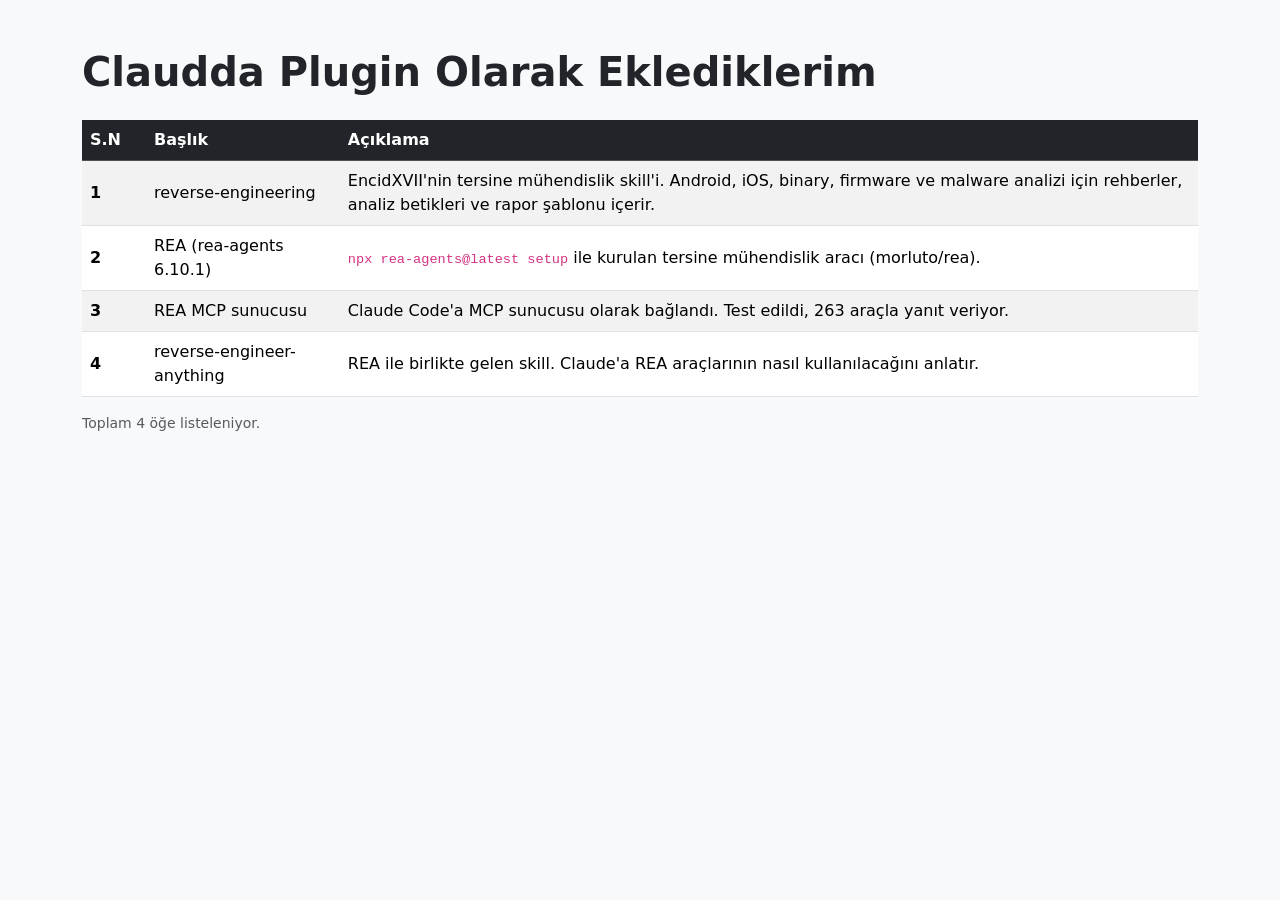
<file: index.html>
<!doctype html>
<html lang="tr">
<head>
  <meta charset="utf-8">
  <meta name="viewport" content="width=device-width, initial-scale=1">
  <title>Claudda Plugin Olarak Eklediklerim</title>
  <link href="https://cdn.jsdelivr.net/npm/bootstrap@5.3.3/dist/css/bootstrap.min.css" rel="stylesheet">
  <link href="style.css" rel="stylesheet">
</head>
<body>
  <main class="container py-5">
    <h1 class="mb-4">Claudda Plugin Olarak Eklediklerim</h1>

    <div class="table-responsive">
      <table class="table table-striped table-hover align-middle">
        <thead class="table-dark">
          <tr>
            <th scope="col">S.N</th>
            <th scope="col">Başlık</th>
            <th scope="col">Açıklama</th>
          </tr>
        </thead>
        <tbody>
          <tr>
            <td>1</td>
            <td>reverse-engineering</td>
            <td>EncidXVII'nin tersine mühendislik skill'i. Android, iOS, binary, firmware ve malware analizi için rehberler, analiz betikleri ve rapor şablonu içerir.</td>
          </tr>
          <tr>
            <td>2</td>
            <td>REA (rea-agents 6.10.1)</td>
            <td><code>npx rea-agents@latest setup</code> ile kurulan tersine mühendislik aracı (morluto/rea).</td>
          </tr>
          <tr>
            <td>3</td>
            <td>REA MCP sunucusu</td>
            <td>Claude Code'a MCP sunucusu olarak bağlandı. Test edildi, 263 araçla yanıt veriyor.</td>
          </tr>
          <tr>
            <td>4</td>
            <td>reverse-engineer-anything</td>
            <td>REA ile birlikte gelen skill. Claude'a REA araçlarının nasıl kullanılacağını anlatır.</td>
          </tr>
        </tbody>
      </table>
    </div>

    <p class="text-muted small" id="son-guncelleme"></p>
  </main>

  <script src="script.js"></script>
</body>
</html>
</file>
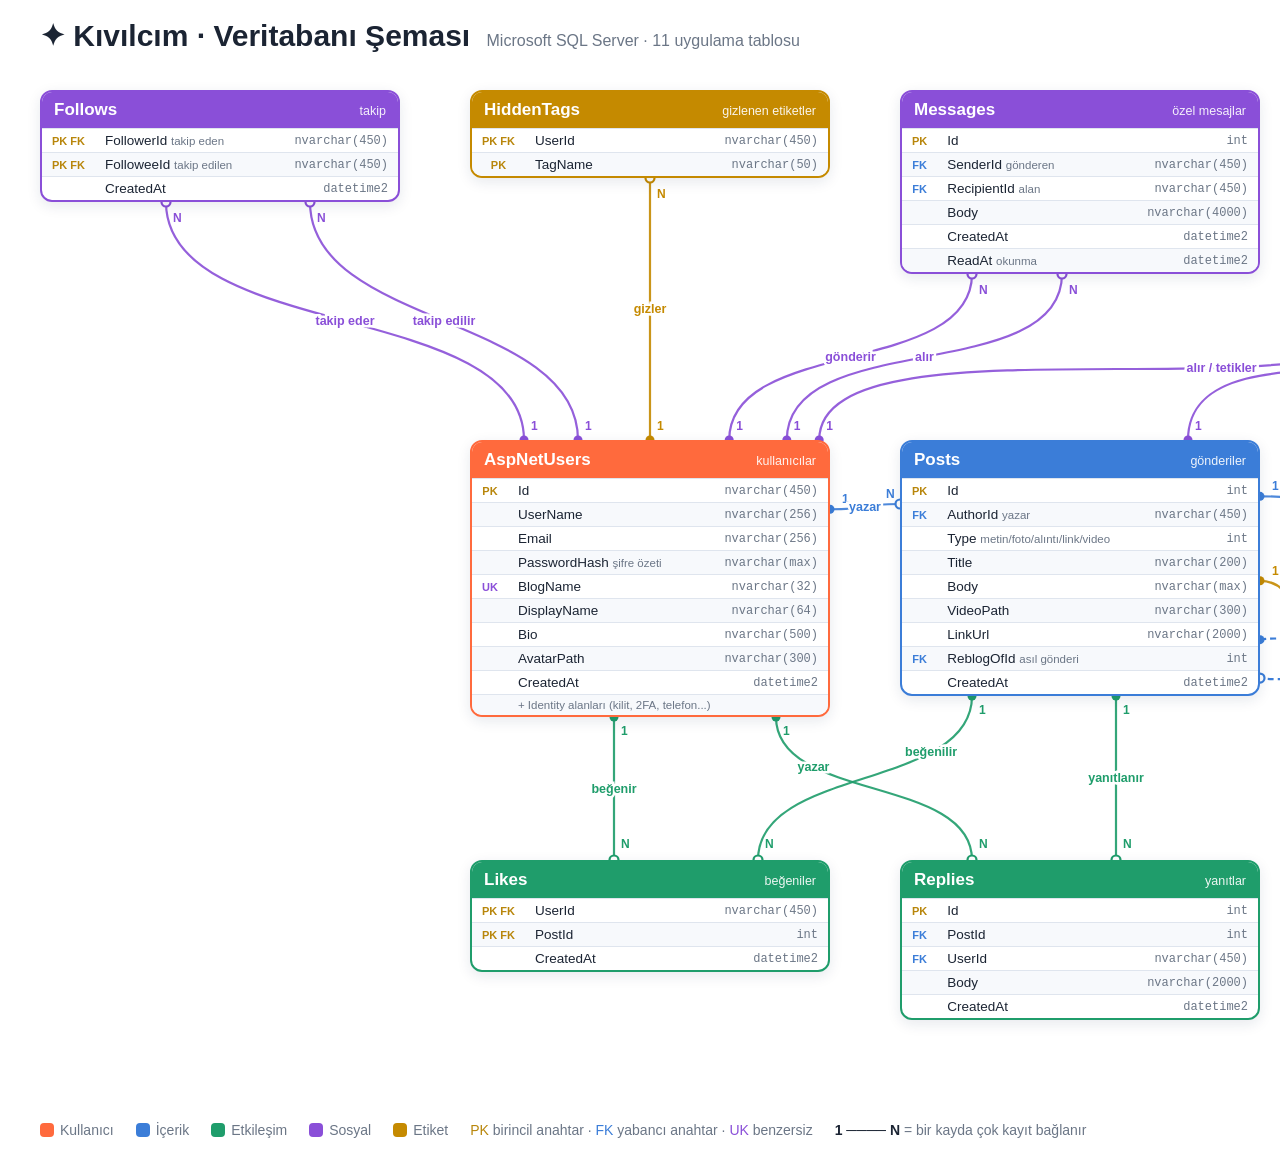
<file: Kivilcim/docs/veritabani.html>
<!doctype html>
<html lang="tr">
<head>
<meta charset="utf-8">
<meta name="viewport" content="width=device-width, initial-scale=1">
<title>Kıvılcım Veritabanı Şeması</title>
<style>
  :root {
    --bg: #ffffff; --text: #1b2433; --muted: #6b7686; --line: #dfe5ee;
    --user: #ff6a3d; --content: #3b7dd8; --interact: #1f9d6b; --social: #8a4fd8; --tag: #c58a00;
  }
  * { box-sizing: border-box; }
  body { margin: 0; background: var(--bg); color: var(--text); font-family: "Segoe UI", Inter, Arial, sans-serif; }
  #canvas { position: relative; width: 1760px; height: 1160px; margin: 0 auto; }
  h1 { position: absolute; left: 40px; top: 18px; margin: 0; font-size: 30px; }
  h1 small { font-size: 16px; font-weight: 400; color: var(--muted); margin-left: 8px; }
  svg#wires { position: absolute; inset: 0; width: 100%; height: 100%; overflow: visible; }
  .card {
    position: absolute; width: 360px; background: #fff; border: 2px solid var(--c); border-radius: 12px;
    box-shadow: 0 4px 14px rgba(20, 40, 80, .10); overflow: hidden; z-index: 1;
  }
  .card header {
    background: var(--c); color: #fff; padding: 8px 12px; font-weight: 700; font-size: 17px;
    display: flex; justify-content: space-between; align-items: baseline;
  }
  .card header span { font-weight: 400; font-size: 12.5px; opacity: .92; }
  .card table { width: 100%; border-collapse: collapse; font-size: 13.5px; }
  .card td { padding: 4px 10px; border-top: 1px solid var(--line); white-space: nowrap; }
  .card tr:nth-child(even) td { background: #f7f9fc; }
  .card td.k { width: 30px; text-align: center; font-size: 11px; font-weight: 700; }
  .card td.t { color: var(--muted); font-family: Consolas, "Courier New", monospace; font-size: 12px; text-align: right; }
  .pk { color: #b8860b; } .fk { color: #3b7dd8; } .uk { color: #8a4fd8; }
  .note { color: var(--muted); font-size: 11.5px; }
  .lbl { font-size: 12.5px; font-weight: 600; paint-order: stroke; stroke: #fff; stroke-width: 5px; }
  .card-n { font-size: 12px; font-weight: 800; }
  .legend {
    position: absolute; left: 40px; bottom: 22px; display: flex; gap: 22px; flex-wrap: wrap;
    font-size: 14px; color: var(--muted); align-items: center;
  }
  .legend b { display: inline-block; width: 14px; height: 14px; border-radius: 4px; vertical-align: -2px; margin-right: 6px; }
</style>
</head>
<body>
<div id="canvas">
  <h1>✦ Kıvılcım · Veritabanı Şeması <small>Microsoft SQL Server · 11 uygulama tablosu</small></h1>
  <svg id="wires"></svg>

  <!-- 1. satır -->
  <div class="card" id="Follows" style="--c:var(--social);left:40px;top:90px">
    <header>Follows <span>takip</span></header>
    <table>
      <tr><td class="k pk">PK FK</td><td>FollowerId <span class="note">takip eden</span></td><td class="t">nvarchar(450)</td></tr>
      <tr><td class="k pk">PK FK</td><td>FolloweeId <span class="note">takip edilen</span></td><td class="t">nvarchar(450)</td></tr>
      <tr><td class="k"></td><td>CreatedAt</td><td class="t">datetime2</td></tr>
    </table>
  </div>
  <div class="card" id="HiddenTags" style="--c:var(--tag);left:470px;top:90px">
    <header>HiddenTags <span>gizlenen etiketler</span></header>
    <table>
      <tr><td class="k pk">PK FK</td><td>UserId</td><td class="t">nvarchar(450)</td></tr>
      <tr><td class="k pk">PK</td><td>TagName</td><td class="t">nvarchar(50)</td></tr>
    </table>
  </div>
  <div class="card" id="Messages" style="--c:var(--social);left:900px;top:90px">
    <header>Messages <span>özel mesajlar</span></header>
    <table>
      <tr><td class="k pk">PK</td><td>Id</td><td class="t">int</td></tr>
      <tr><td class="k fk">FK</td><td>SenderId <span class="note">gönderen</span></td><td class="t">nvarchar(450)</td></tr>
      <tr><td class="k fk">FK</td><td>RecipientId <span class="note">alan</span></td><td class="t">nvarchar(450)</td></tr>
      <tr><td class="k"></td><td>Body</td><td class="t">nvarchar(4000)</td></tr>
      <tr><td class="k"></td><td>CreatedAt</td><td class="t">datetime2</td></tr>
      <tr><td class="k"></td><td>ReadAt <span class="note">okunma</span></td><td class="t">datetime2</td></tr>
    </table>
  </div>
  <div class="card" id="Notifications" style="--c:var(--social);left:1360px;top:90px">
    <header>Notifications <span>bildirimler</span></header>
    <table>
      <tr><td class="k pk">PK</td><td>Id</td><td class="t">int</td></tr>
      <tr><td class="k fk">FK</td><td>RecipientId <span class="note">alan</span></td><td class="t">nvarchar(450)</td></tr>
      <tr><td class="k fk">FK</td><td>ActorId <span class="note">yapan</span></td><td class="t">nvarchar(450)</td></tr>
      <tr><td class="k"></td><td>Type <span class="note">beğeni/reblog/yanıt/takip</span></td><td class="t">int</td></tr>
      <tr><td class="k fk">FK</td><td>PostId</td><td class="t">int</td></tr>
      <tr><td class="k"></td><td>IsRead</td><td class="t">bit</td></tr>
      <tr><td class="k"></td><td>CreatedAt</td><td class="t">datetime2</td></tr>
    </table>
  </div>

  <!-- 2. satır -->
  <div class="card" id="AspNetUsers" style="--c:var(--user);left:470px;top:440px">
    <header>AspNetUsers <span>kullanıcılar</span></header>
    <table>
      <tr><td class="k pk">PK</td><td>Id</td><td class="t">nvarchar(450)</td></tr>
      <tr><td class="k"></td><td>UserName</td><td class="t">nvarchar(256)</td></tr>
      <tr><td class="k"></td><td>Email</td><td class="t">nvarchar(256)</td></tr>
      <tr><td class="k"></td><td>PasswordHash <span class="note">şifre özeti</span></td><td class="t">nvarchar(max)</td></tr>
      <tr><td class="k uk">UK</td><td>BlogName</td><td class="t">nvarchar(32)</td></tr>
      <tr><td class="k"></td><td>DisplayName</td><td class="t">nvarchar(64)</td></tr>
      <tr><td class="k"></td><td>Bio</td><td class="t">nvarchar(500)</td></tr>
      <tr><td class="k"></td><td>AvatarPath</td><td class="t">nvarchar(300)</td></tr>
      <tr><td class="k"></td><td>CreatedAt</td><td class="t">datetime2</td></tr>
      <tr><td class="k"></td><td colspan="2" class="note">+ Identity alanları (kilit, 2FA, telefon...)</td></tr>
    </table>
  </div>
  <div class="card" id="Posts" style="--c:var(--content);left:900px;top:440px">
    <header>Posts <span>gönderiler</span></header>
    <table>
      <tr><td class="k pk">PK</td><td>Id</td><td class="t">int</td></tr>
      <tr><td class="k fk">FK</td><td>AuthorId <span class="note">yazar</span></td><td class="t">nvarchar(450)</td></tr>
      <tr><td class="k"></td><td>Type <span class="note">metin/foto/alıntı/link/video</span></td><td class="t">int</td></tr>
      <tr><td class="k"></td><td>Title</td><td class="t">nvarchar(200)</td></tr>
      <tr><td class="k"></td><td>Body</td><td class="t">nvarchar(max)</td></tr>
      <tr><td class="k"></td><td>VideoPath</td><td class="t">nvarchar(300)</td></tr>
      <tr><td class="k"></td><td>LinkUrl</td><td class="t">nvarchar(2000)</td></tr>
      <tr><td class="k fk">FK</td><td>ReblogOfId <span class="note">asıl gönderi</span></td><td class="t">int</td></tr>
      <tr><td class="k"></td><td>CreatedAt</td><td class="t">datetime2</td></tr>
    </table>
  </div>
  <div class="card" id="PostImages" style="--c:var(--content);left:1360px;top:430px">
    <header>PostImages <span>gönderi resimleri (en fazla 30)</span></header>
    <table>
      <tr><td class="k pk">PK</td><td>Id</td><td class="t">int</td></tr>
      <tr><td class="k fk">FK</td><td>PostId</td><td class="t">int</td></tr>
      <tr><td class="k"></td><td>Url <span class="note">dosya ya da bağlantı</span></td><td class="t">nvarchar(2000)</td></tr>
      <tr><td class="k"></td><td>IsExternal <span class="note">internetten mi?</span></td><td class="t">bit</td></tr>
      <tr><td class="k"></td><td>SortOrder <span class="note">sıra</span></td><td class="t">int</td></tr>
    </table>
  </div>
  <div class="card" id="PostTags" style="--c:var(--tag);left:1360px;top:690px">
    <header>PostTags <span>gönderi ↔ etiket</span></header>
    <table>
      <tr><td class="k pk">PK FK</td><td>PostId</td><td class="t">int</td></tr>
      <tr><td class="k pk">PK FK</td><td>TagId</td><td class="t">int</td></tr>
    </table>
  </div>

  <!-- 3. satır -->
  <div class="card" id="Likes" style="--c:var(--interact);left:470px;top:860px">
    <header>Likes <span>beğeniler</span></header>
    <table>
      <tr><td class="k pk">PK FK</td><td>UserId</td><td class="t">nvarchar(450)</td></tr>
      <tr><td class="k pk">PK FK</td><td>PostId</td><td class="t">int</td></tr>
      <tr><td class="k"></td><td>CreatedAt</td><td class="t">datetime2</td></tr>
    </table>
  </div>
  <div class="card" id="Replies" style="--c:var(--interact);left:900px;top:860px">
    <header>Replies <span>yanıtlar</span></header>
    <table>
      <tr><td class="k pk">PK</td><td>Id</td><td class="t">int</td></tr>
      <tr><td class="k fk">FK</td><td>PostId</td><td class="t">int</td></tr>
      <tr><td class="k fk">FK</td><td>UserId</td><td class="t">nvarchar(450)</td></tr>
      <tr><td class="k"></td><td>Body</td><td class="t">nvarchar(2000)</td></tr>
      <tr><td class="k"></td><td>CreatedAt</td><td class="t">datetime2</td></tr>
    </table>
  </div>
  <div class="card" id="Tags" style="--c:var(--tag);left:1360px;top:900px">
    <header>Tags <span>etiketler</span></header>
    <table>
      <tr><td class="k pk">PK</td><td>Id</td><td class="t">int</td></tr>
      <tr><td class="k uk">UK</td><td>Name</td><td class="t">nvarchar(50)</td></tr>
    </table>
  </div>

  <div class="legend">
    <span><b style="background:var(--user)"></b>Kullanıcı</span>
    <span><b style="background:var(--content)"></b>İçerik</span>
    <span><b style="background:var(--interact)"></b>Etkileşim</span>
    <span><b style="background:var(--social)"></b>Sosyal</span>
    <span><b style="background:var(--tag)"></b>Etiket</span>
    <span><span class="pk">PK</span> birincil anahtar · <span class="fk">FK</span> yabancı anahtar · <span class="uk">UK</span> benzersiz</span>
    <span><strong style="color:var(--text)">1 ──── N</strong> = bir kayda çok kayıt bağlanır</span>
  </div>
</div>

<script>
  // İlişkiler: [kaynak (1 tarafı), kenar, konum 0-1, hedef (N tarafı), kenar, konum, etiket, renk, etiketin eğrideki yeri]
  const rels = [
    ["AspNetUsers", "right", .25, "Posts", "left", .25, "yazar", "--content"],
    ["AspNetUsers", "top", .15, "Follows", "bottom", .35, "takip eder", "--social"],
    ["AspNetUsers", "top", .30, "Follows", "bottom", .75, "takip edilir", "--social"],
    ["AspNetUsers", "top", .50, "HiddenTags", "bottom", .50, "gizler", "--tag"],
    ["AspNetUsers", "top", .72, "Messages", "bottom", .20, "gönderir", "--social"],
    ["AspNetUsers", "top", .88, "Messages", "bottom", .45, "alır", "--social"],
    ["AspNetUsers", "top", .97, "Notifications", "bottom", .15, "alır / tetikler", "--social", .62],
    ["Posts", "top", .80, "Notifications", "bottom", .55, "hakkında", "--social"],
    ["Posts", "right", .22, "PostImages", "left", .45, "resimleri", "--content"],
    ["Posts", "right", .55, "PostTags", "left", .50, "etiketlenir", "--tag", .66],
    ["Tags", "top", .50, "PostTags", "bottom", .50, "kullanılır", "--tag"],
    ["AspNetUsers", "bottom", .40, "Likes", "top", .40, "beğenir", "--interact"],
    ["Posts", "bottom", .20, "Likes", "top", .80, "beğenilir", "--interact", .28],
    ["Posts", "bottom", .60, "Replies", "top", .60, "yanıtlanır", "--interact"],
    ["AspNetUsers", "bottom", .85, "Replies", "top", .20, "yazar", "--interact", .28],
  ];

  const canvas = document.getElementById("canvas");
  const svg = document.getElementById("wires");
  const NS = "http://www.w3.org/2000/svg";
  const css = n => getComputedStyle(document.documentElement).getPropertyValue(n).trim();
  const base = canvas.getBoundingClientRect();

  function anchor(id, side, f) {
    const r = document.getElementById(id).getBoundingClientRect();
    const x0 = r.left - base.left, y0 = r.top - base.top;
    switch (side) {
      case "top": return { x: x0 + r.width * f, y: y0, dx: 0, dy: -1 };
      case "bottom": return { x: x0 + r.width * f, y: y0 + r.height, dx: 0, dy: 1 };
      case "left": return { x: x0, y: y0 + r.height * f, dx: -1, dy: 0 };
      default: return { x: x0 + r.width, y: y0 + r.height * f, dx: 1, dy: 0 };
    }
  }
  function el(tag, attrs, text) {
    const e = document.createElementNS(NS, tag);
    for (const k in attrs) e.setAttribute(k, attrs[k]);
    if (text) e.textContent = text;
    svg.appendChild(e);
    return e;
  }

  for (const [a, as, af, b, bs, bf, label, colorVar, labelAt = .5] of rels) {
    const p = anchor(a, as, af), q = anchor(b, bs, bf), color = css(colorVar);
    const k = Math.max(50, Math.min(140, Math.hypot(q.x - p.x, q.y - p.y) * .35));
    const c1 = { x: p.x + p.dx * k, y: p.y + p.dy * k }, c2 = { x: q.x + q.dx * k, y: q.y + q.dy * k };
    el("path", { d: `M${p.x},${p.y} C${c1.x},${c1.y} ${c2.x},${c2.y} ${q.x},${q.y}`, fill: "none", stroke: color, "stroke-width": 2.2, opacity: .9 });
    // Uç işaretleri: 1 tarafı düz çizgi, N tarafı çatal
    el("circle", { cx: p.x, cy: p.y, r: 4.5, fill: color });
    el("circle", { cx: q.x, cy: q.y, r: 4.5, fill: "#fff", stroke: color, "stroke-width": 2.2 });
    el("text", { x: p.x + p.dx * 12 + (p.dy ? 7 : 0), y: p.y + p.dy * 14 + (p.dx ? -6 : 4), class: "card-n", fill: color }, "1");
    el("text", { x: q.x + q.dx * 14 + (q.dy ? 7 : 0), y: q.y + q.dy * 16 + (q.dx ? -6 : 4), class: "card-n", fill: color }, "N");
    // Etiket: eğrinin ortası
    const t = labelAt, mt = 1 - t;
    const mx = mt ** 3 * p.x + 3 * mt * mt * t * c1.x + 3 * mt * t * t * c2.x + t ** 3 * q.x;
    const my = mt ** 3 * p.y + 3 * mt * mt * t * c1.y + 3 * mt * t * t * c2.y + t ** 3 * q.y;
    el("text", { x: mx, y: my + 4, "text-anchor": "middle", class: "lbl", fill: color }, label);
  }

  // Reblog: Posts kendine bağlanır (sağ alt köşede döngü)
  {
    const r = document.getElementById("Posts").getBoundingClientRect();
    const x = r.left - base.left + r.width, y1 = r.top - base.top + r.height * .78, y2 = r.top - base.top + r.height * .93;
    const color = css("--content");
    el("path", { d: `M${x},${y1} C${x + 70},${y1 - 10} ${x + 70},${y2 + 10} ${x},${y2}`, fill: "none", stroke: color, "stroke-width": 2.2, "stroke-dasharray": "6 4" });
    el("circle", { cx: x, cy: y1, r: 4.5, fill: color });
    el("circle", { cx: x, cy: y2, r: 4.5, fill: "#fff", stroke: color, "stroke-width": 2.2 });
    el("text", { x: x + 58, y: (y1 + y2) / 2 + 4, class: "lbl", fill: color }, "reblog");
  }
</script>
</body>
</html>
</file>
<file: style.css>
body {
  background-color: #f8f9fa;
}

h1 {
  font-weight: 700;
  color: #212529;
}

.table code {
  font-size: 0.85em;
  word-break: break-all;
}

tbody td:first-child {
  font-weight: 600;
  width: 4rem;
}
</file>
